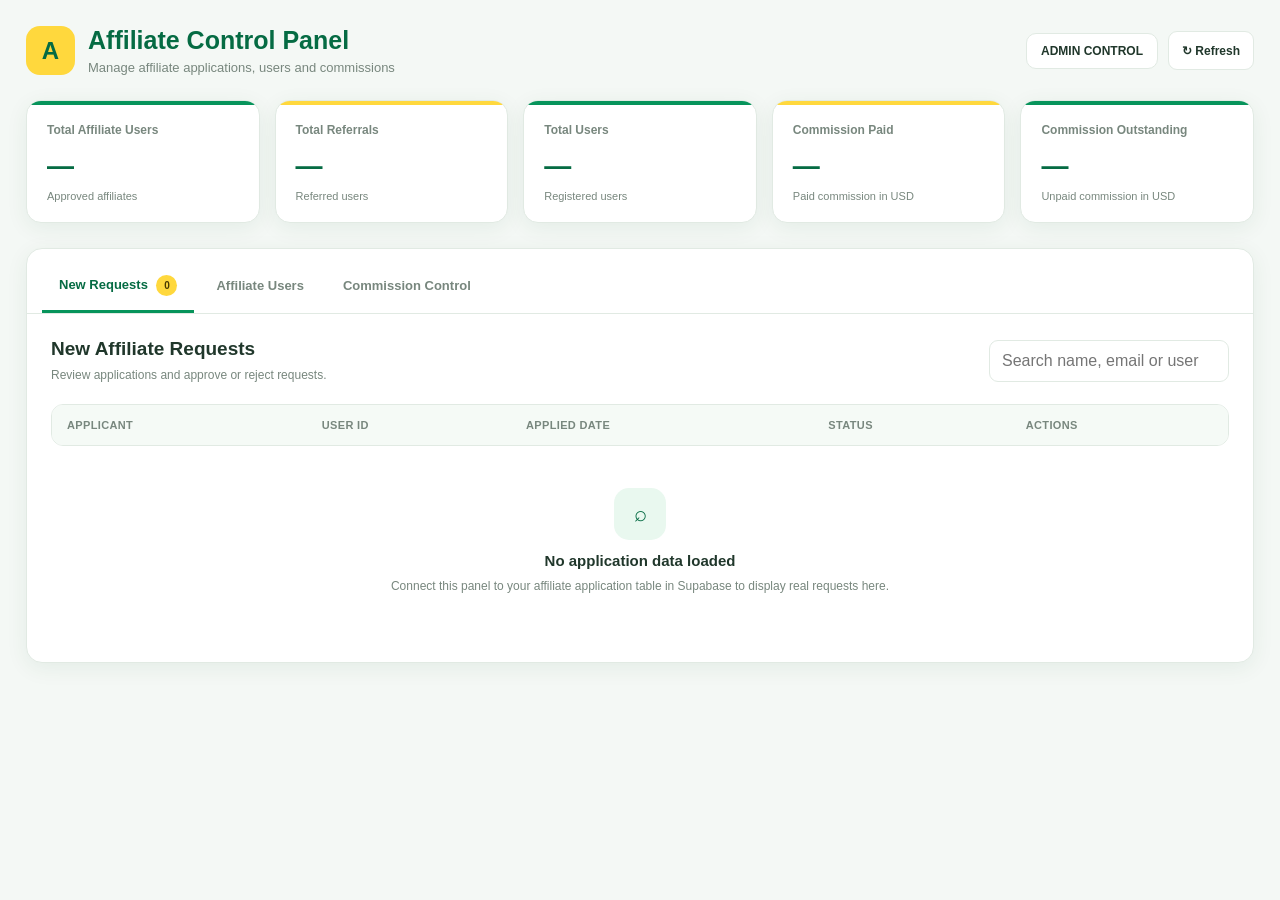
<file: affiliate-control.html>
<!DOCTYPE html>
<html lang="en">
<head>
<meta charset="UTF-8">
<meta name="viewport" content="width=device-width, initial-scale=1.0">
<title>Affiliate Control Panel</title>

<style>
:root {
    --green: #07945b;
    --green-dark: #056b43;
    --green-light: #e9f8ef;
    --yellow: #ffd83d;
    --white: #ffffff;
    --bg: #f4f8f5;
    --text: #20372b;
    --muted: #78877e;
    --border: #e1eae3;
    --red: #dc4545;
    --red-light: #fff0f0;
    --shadow: 0 5px 22px rgba(17, 80, 48, .07);
}

* {
    box-sizing: border-box;
}

body {
    margin: 0;
    background: var(--bg);
    color: var(--text);
    font-family: Arial, Helvetica, sans-serif;
}

button, input, select {
    font: inherit;
}

button {
    cursor: pointer;
}

.app {
    max-width: 1500px;
    margin: auto;
    padding: 26px;
}

/* Header */

.header {
    display: flex;
    justify-content: space-between;
    align-items: center;
    gap: 18px;
    flex-wrap: wrap;
    margin-bottom: 25px;
}

.brand {
    display: flex;
    align-items: center;
    gap: 13px;
}

.brand-icon {
    display: flex;
    align-items: center;
    justify-content: center;
    width: 49px;
    height: 49px;
    background: var(--yellow);
    color: var(--green-dark);
    border-radius: 14px;
    font-size: 24px;
    font-weight: 900;
}

.brand h1 {
    margin: 0;
    font-size: 25px;
    color: var(--green-dark);
}

.brand p {
    margin: 5px 0 0;
    color: var(--muted);
    font-size: 13px;
}

.header-actions {
    display: flex;
    align-items: center;
    gap: 10px;
}

.admin-badge {
    padding: 10px 14px;
    background: var(--white);
    border: 1px solid var(--border);
    border-radius: 10px;
    font-size: 12px;
    font-weight: 700;
}

/* Overview cards */

.stats-grid {
    display: grid;
    grid-template-columns: repeat(5, minmax(0, 1fr));
    gap: 15px;
    margin-bottom: 25px;
}

.stat-card {
    position: relative;
    padding: 20px;
    background: var(--white);
    border: 1px solid var(--border);
    border-radius: 15px;
    box-shadow: var(--shadow);
    overflow: hidden;
}

.stat-card::before {
    content: "";
    position: absolute;
    top: 0;
    left: 0;
    right: 0;
    height: 4px;
    background: var(--green);
}

.stat-card.yellow::before {
    background: var(--yellow);
}

.stat-label {
    display: block;
    color: var(--muted);
    font-size: 12px;
    font-weight: 600;
    line-height: 1.5;
}

.stat-value {
    display: block;
    margin-top: 12px;
    font-size: 27px;
    font-weight: 900;
    color: var(--green-dark);
    overflow-wrap: anywhere;
}

.stat-description {
    margin-top: 8px;
    color: var(--muted);
    font-size: 11px;
}

/* Navigation */

.panel {
    background: var(--white);
    border: 1px solid var(--border);
    border-radius: 16px;
    box-shadow: var(--shadow);
    overflow: hidden;
}

.tabs {
    display: flex;
    gap: 5px;
    padding: 12px 15px 0;
    border-bottom: 1px solid var(--border);
    overflow-x: auto;
}

.tab {
    flex-shrink: 0;
    padding: 14px 17px;
    border: none;
    border-bottom: 3px solid transparent;
    background: transparent;
    color: var(--muted);
    font-size: 13px;
    font-weight: 700;
}

.tab:hover {
    color: var(--green);
}

.tab.active {
    color: var(--green-dark);
    border-bottom-color: var(--green);
}

.tab-count {
    display: inline-flex;
    align-items: center;
    justify-content: center;
    min-width: 21px;
    height: 21px;
    margin-left: 5px;
    padding: 0 5px;
    border-radius: 20px;
    background: var(--yellow);
    color: #493b00;
    font-size: 10px;
}

/* Sections */

.section {
    display: none;
    padding: 24px;
}

.section.active {
    display: block;
}

.section-header {
    display: flex;
    justify-content: space-between;
    align-items: center;
    gap: 15px;
    flex-wrap: wrap;
    margin-bottom: 20px;
}

.section-header h2 {
    margin: 0;
    font-size: 19px;
}

.section-header p {
    margin: 6px 0 0;
    color: var(--muted);
    font-size: 12px;
    line-height: 1.5;
}

/* Controls */

.toolbar {
    display: flex;
    align-items: center;
    gap: 10px;
    flex-wrap: wrap;
}

.field, .search {
    min-height: 42px;
    padding: 10px 12px;
    border: 1px solid var(--border);
    border-radius: 9px;
    background: var(--white);
    color: var(--text);
    outline: none;
}

.search {
    width: 240px;
    max-width: 100%;
}

.field:focus, .search:focus {
    border-color: var(--green);
}

.btn {
    display: inline-flex;
    align-items: center;
    justify-content: center;
    gap: 6px;
    min-height: 39px;
    padding: 10px 13px;
    border: 1px solid transparent;
    border-radius: 9px;
    font-size: 12px;
    font-weight: 800;
    transition: .2s;
}

.btn-primary {
    background: var(--green);
    color: var(--white);
}

.btn-primary:hover {
    background: var(--green-dark);
}

.btn-yellow {
    background: var(--yellow);
    color: #423600;
}

.btn-outline {
    background: var(--white);
    border-color: var(--border);
    color: var(--text);
}

.btn-success {
    background: var(--green-light);
    color: var(--green-dark);
}

.btn-danger {
    background: var(--red-light);
    color: var(--red);
}

.btn:disabled {
    opacity: .5;
    cursor: not-allowed;
}

/* Tables */

.table-wrap {
    width: 100%;
    overflow-x: auto;
    border: 1px solid var(--border);
    border-radius: 12px;
}

table {
    width: 100%;
    border-collapse: collapse;
    text-align: left;
    white-space: nowrap;
}

thead {
    background: #f5faf6;
}

th {
    padding: 14px 15px;
    color: var(--muted);
    font-size: 11px;
    text-transform: uppercase;
    letter-spacing: .35px;
}

td {
    padding: 15px;
    border-top: 1px solid #edf2ee;
    font-size: 12px;
}

tbody tr:hover {
    background: #fbfefb;
}

.user-cell {
    display: flex;
    align-items: center;
    gap: 10px;
}

.avatar {
    display: flex;
    align-items: center;
    justify-content: center;
    width: 36px;
    height: 36px;
    flex-shrink: 0;
    border-radius: 11px;
    background: var(--green-light);
    color: var(--green-dark);
    font-weight: 900;
}

.user-name {
    font-weight: 800;
}

.user-email {
    margin-top: 4px;
    color: var(--muted);
    font-size: 11px;
}

.status {
    display: inline-block;
    padding: 6px 9px;
    border-radius: 30px;
    background: #f0f3f1;
    color: #66736a;
    font-size: 10px;
    font-weight: 800;
}

.status.pending {
    background: #fff5cb;
    color: #826400;
}

.status.approved {
    background: var(--green-light);
    color: var(--green-dark);
}

.status.rejected {
    background: var(--red-light);
    color: var(--red);
}

.row-actions {
    display: flex;
    gap: 6px;
}

/* Empty state */

.empty {
    padding: 42px 20px;
    text-align: center;
    color: var(--muted);
}

.empty-icon {
    display: inline-flex;
    align-items: center;
    justify-content: center;
    width: 52px;
    height: 52px;
    margin-bottom: 12px;
    background: var(--green-light);
    color: var(--green-dark);
    border-radius: 15px;
    font-size: 22px;
}

.empty h3 {
    margin: 0 0 7px;
    color: var(--text);
    font-size: 15px;
}

.empty p {
    margin: 0;
    font-size: 12px;
    line-height: 1.7;
}

/* Commission form */

.form-grid {
    display: grid;
    grid-template-columns: repeat(2, minmax(0, 1fr));
    gap: 17px;
}

.form-group {
    display: flex;
    flex-direction: column;
    gap: 8px;
}

.form-group label {
    font-size: 12px;
    font-weight: 800;
}

.form-group input,
.form-group select {
    width: 100%;
    min-height: 44px;
    padding: 11px 12px;
    border: 1px solid var(--border);
    border-radius: 9px;
    background: var(--white);
    outline: none;
}

.form-group input:focus,
.form-group select:focus {
    border-color: var(--green);
}

.form-help {
    color: var(--muted);
    font-size: 11px;
    line-height: 1.6;
}

.form-footer {
    display: flex;
    justify-content: flex-end;
    gap: 10px;
    margin-top: 22px;
}

.notice {
    margin-top: 18px;
    padding: 14px;
    border: 1px solid #ffeb9a;
    border-left: 4px solid var(--yellow);
    border-radius: 9px;
    background: #fffbea;
    color: #675719;
    font-size: 12px;
    line-height: 1.7;
}

/* Modal */

.modal-backdrop {
    position: fixed;
    inset: 0;
    z-index: 1000;
    display: none;
    align-items: center;
    justify-content: center;
    padding: 18px;
    background: rgba(13, 32, 22, .55);
}

.modal-backdrop.open {
    display: flex;
}

.modal {
    width: 100%;
    max-width: 540px;
    max-height: 90vh;
    overflow-y: auto;
    padding: 23px;
    border-radius: 16px;
    background: var(--white);
    box-shadow: 0 20px 65px rgba(0, 0, 0, .2);
}

.modal-header {
    display: flex;
    justify-content: space-between;
    align-items: center;
    gap: 12px;
    margin-bottom: 20px;
}

.modal-header h2 {
    margin: 0;
    font-size: 19px;
}

.close-btn {
    width: 35px;
    height: 35px;
    border: none;
    border-radius: 9px;
    background: #f0f4f1;
    color: var(--text);
    font-size: 20px;
}

.toast {
    position: fixed;
    right: 22px;
    bottom: 22px;
    z-index: 2000;
    max-width: 350px;
    padding: 14px 18px;
    border-radius: 10px;
    background: var(--green-dark);
    color: white;
    box-shadow: var(--shadow);
    font-size: 13px;
    line-height: 1.5;
    display: none;
}

.toast.show {
    display: block;
}

/* Responsive */

@media (max-width: 1100px) {
    .stats-grid {
        grid-template-columns: repeat(3, minmax(0, 1fr));
    }
}

@media (max-width: 650px) {
    .app {
        padding: 14px;
    }

    .brand h1 {
        font-size: 21px;
    }

    .stats-grid {
        grid-template-columns: repeat(2, minmax(0, 1fr));
        gap: 10px;
    }

    .stat-card {
        padding: 15px;
    }

    .stat-value {
        font-size: 23px;
    }

    .section {
        padding: 15px;
    }

    .search {
        width: 100%;
    }

    .toolbar {
        width: 100%;
    }

    .form-grid {
        grid-template-columns: 1fr;
    }

    .tabs {
        padding-left: 8px;
        padding-right: 8px;
    }

    .tab {
        padding: 13px 10px;
        font-size: 12px;
    }
}

@media (max-width: 360px) {
    .stats-grid {
        grid-template-columns: 1fr;
    }
}
</style>
</head>

<body>

<div class="app">

    <!-- HEADER -->
    <header class="header">
        <div class="brand">
            <div class="brand-icon">A</div>
            <div>
                <h1>Affiliate Control Panel</h1>
                <p>Manage affiliate applications, users and commissions</p>
            </div>
        </div>

        <div class="header-actions">
            <span class="admin-badge">ADMIN CONTROL</span>
            <button class="btn btn-outline" id="refreshButton"
                    type="button">↻ Refresh</button>
        </div>
    </header>

    <!-- OVERVIEW -->
    <section class="stats-grid">

        <article class="stat-card">
            <span class="stat-label">Total Affiliate Users</span>
            <strong class="stat-value" id="totalAffiliates">—</strong>
            <div class="stat-description">Approved affiliates</div>
        </article>

        <article class="stat-card yellow">
            <span class="stat-label">Total Referrals</span>
            <strong class="stat-value" id="totalReferrals">—</strong>
            <div class="stat-description">Referred users</div>
        </article>

        <article class="stat-card">
            <span class="stat-label">Total Users</span>
            <strong class="stat-value" id="totalUsers">—</strong>
            <div class="stat-description">Registered users</div>
        </article>

        <article class="stat-card yellow">
            <span class="stat-label">Commission Paid</span>
            <strong class="stat-value" id="totalPaid">—</strong>
            <div class="stat-description">Paid commission in USD</div>
        </article>

        <article class="stat-card">
            <span class="stat-label">Commission Outstanding</span>
            <strong class="stat-value" id="totalOutstanding">—</strong>
            <div class="stat-description">Unpaid commission in USD</div>
        </article>

    </section>

    <!-- MAIN PANEL -->
    <main class="panel">

        <nav class="tabs" aria-label="Affiliate administration">

            <button class="tab active" data-section="requests"
                    type="button">
                New Requests
                <span class="tab-count" id="requestCount">0</span>
            </button>

            <button class="tab" data-section="affiliates"
                    type="button">
                Affiliate Users
            </button>

            <button class="tab" data-section="commissions"
                    type="button">
                Commission Control
            </button>

        </nav>

        <!-- NEW REQUESTS -->
        <section class="section active" id="requests">

            <div class="section-header">
                <div>
                    <h2>New Affiliate Requests</h2>
                    <p>Review applications and approve or reject requests.</p>
                </div>

                <div class="toolbar">
                    <input class="search" id="requestSearch"
                           type="search"
                           placeholder="Search name, email or user ID">
                </div>
            </div>

            <div class="table-wrap">
                <table>
                    <thead>
                        <tr>
                            <th>Applicant</th>
                            <th>User ID</th>
                            <th>Applied Date</th>
                            <th>Status</th>
                            <th>Actions</th>
                        </tr>
                    </thead>
                    <tbody id="requestTable"></tbody>
                </table>
            </div>

            <div class="empty" id="requestEmpty">
                <div class="empty-icon">⌕</div>
                <h3>No application data loaded</h3>
                <p>
                    Connect this panel to your affiliate application
                    table in Supabase to display real requests here.
                </p>
            </div>

        </section>

        <!-- AFFILIATE USERS -->
        <section class="section" id="affiliates">

            <div class="section-header">
                <div>
                    <h2>Affiliate User Management</h2>
                    <p>View approved affiliates and edit individual commission rates.</p>
                </div>

                <div class="toolbar">
                    <input class="search" id="affiliateSearch"
                           type="search"
                           placeholder="Search affiliates">
                </div>
            </div>

            <div class="table-wrap">
                <table>
                    <thead>
                        <tr>
                            <th>Affiliate</th>
                            <th>User ID</th>
                            <th>Base Commission</th>
                            <th>Revenue Share</th>
                            <th>Referrals</th>
                            <th>Status</th>
                            <th>Actions</th>
                        </tr>
                    </thead>
                    <tbody id="affiliateTable"></tbody>
                </table>
            </div>

            <div class="empty" id="affiliateEmpty">
                <div class="empty-icon">♙</div>
                <h3>No affiliate data loaded</h3>
                <p>
                    Approved affiliate records will appear here
                    after the Supabase connection is configured.
                </p>
            </div>

        </section>

        <!-- COMMISSION CONTROL -->
        <section class="section" id="commissions">

            <div class="section-header">
                <div>
                    <h2>Commission Control</h2>
                    <p>
                        Configure default commission rates and
                        individual affiliate overrides.
                    </p>
                </div>
            </div>

            <form id="commissionForm">

                <div class="form-grid">

                    <div class="form-group">
                        <label for="defaultReferral">
                            Default Referral Commission (%)
                        </label>
                        <input id="defaultReferral" type="number"
                               min="0" max="100" step="0.01"
                               value="25" required>
                        <span class="form-help">
                            Base rate for newly approved affiliates.
                        </span>
                    </div>

                    <div class="form-group">
                        <label for="defaultSubAffiliate">
                            Sub-affiliate Commission (%)
                        </label>
                        <input id="defaultSubAffiliate" type="number"
                               min="0" max="100" step="0.01"
                               value="3" required>
                        <span class="form-help">
                            Additional rate for eligible sub-affiliate activity.
                        </span>
                    </div>

                    <div class="form-group">
                        <label for="defaultRevenueShare">
                            Default Revenue Share (%)
                        </label>
                        <input id="defaultRevenueShare" type="number"
                               min="0" max="100" step="0.01"
                               value="35" required>
                    </div>

                    <div class="form-group">
                        <label for="commissionCurrency">
                            Commission Currency
                        </label>
                        <select id="commissionCurrency">
                            <option value="USD">USD ($)</option>
                        </select>
                    </div>

                </div>

                <div class="notice">
                    <strong>Important:</strong> These are editable
                    configuration fields. Saving to the database,
                    updating affiliate dashboards and calculating
                    actual commission payouts require the Supabase
                    integration and the relevant database policies.
                </div>

                <div class="form-footer">
                    <button class="btn btn-primary" type="submit">
                        Save Default Settings
                    </button>
                </div>

            </form>

        </section>

    </main>

</div>

<!-- APPROVE / REJECT CONFIRMATION -->
<div class="modal-backdrop" id="confirmModal"
     role="dialog" aria-modal="true"
     aria-labelledby="confirmTitle">

    <div class="modal">
        <div class="modal-header">
            <h2 id="confirmTitle">Confirm action</h2>
            <button class="close-btn" id="closeConfirm"
                    type="button" aria-label="Close">×</button>
        </div>

        <p id="confirmMessage"
           style="font-size:13px;line-height:1.7;color:#718078">
        </p>

        <div class="form-footer">
            <button class="btn btn-outline" id="cancelConfirm"
                    type="button">Cancel</button>
            <button class="btn btn-primary" id="executeConfirm"
                    type="button">Confirm</button>
        </div>
    </div>
</div>

<!-- EDIT AFFILIATE COMMISSION -->
<div class="modal-backdrop" id="editModal"
     role="dialog" aria-modal="true"
     aria-labelledby="editTitle">

    <div class="modal">
        <div class="modal-header">
            <h2 id="editTitle">Edit Affiliate Commission</h2>
            <button class="close-btn" id="closeEdit"
                    type="button" aria-label="Close">×</button>
        </div>

        <form id="editCommissionForm">

            <input type="hidden" id="editAffiliateId">

            <div class="form-grid">

                <div class="form-group">
                    <label for="editReferralRate">
                        Referral Base Commission (%)
                    </label>
                    <input id="editReferralRate" type="number"
                           min="0" max="100" step="0.01" required>
                </div>

                <div class="form-group">
                    <label for="editSubRate">
                        Sub-affiliate Commission (%)
                    </label>
                    <input id="editSubRate" type="number"
                           min="0" max="100" step="0.01" required>
                </div>

                <div class="form-group">
                    <label for="editRevenueRate">
                        Revenue Share (%)
                    </label>
                    <input id="editRevenueRate" type="number"
                           min="0" max="100" step="0.01" required>
                </div>

            </div>

            <div class="form-group custom-commission-group">
    <label for="editCustomCommission">
        <input
            type="checkbox"
            id="editCustomCommission"
        >
        Enable Custom Commission
    </label>

    <p class="field-hint">
        Enable this option to use individual commission rates
        for this affiliate. When disabled, global default rates
        will apply.
    </p>
</div>

            <div class="notice">
                Saving here will update the connected database only
                after the appropriate Supabase update function is
                implemented.
            </div>

            <div class="form-footer">
                <button class="btn btn-outline" id="cancelEdit"
                        type="button">Cancel</button>
                <button class="btn btn-primary" type="submit">
                    Save Commission
                </button>
            </div>

        </form>
    </div>
</div>

<div class="toast" id="toast" role="status"></div>

<script>
(function () {
    "use strict";

    /*
     * SUPABASE INTEGRATION TODO
     * -------------------------
     * This file is currently a front-end template.
     *
     * No sample affiliate users or fake financial totals are inserted.
     * Connect these functions to your actual Supabase tables before use.
     *
     * Keep all approval/rejection and commission updates protected by
     * server-side authorization and Supabase Row Level Security (RLS).
     */

    const state = {
        requests: [],
        affiliates: [],
        totals: {
            totalUsers: null,
            totalReferrals: null,
            totalPaid: null,
            totalOutstanding: null
        },
        pendingAction: null
    };

    const $ = (id) => document.getElementById(id);

    function escapeHTML(value) {
        return String(value ?? "").replace(/[&<>"']/g, function (ch) {
            return {
                "&": "&amp;",
                "<": "&lt;",
                ">": "&gt;",
                '"': "&quot;",
                "'": "&#39;"
            }[ch];
        });
    }

    function money(value) {
        if (value === null || value === undefined ||
            !Number.isFinite(Number(value))) {
            return "—";
        }

        return new Intl.NumberFormat("en-US", {
            style: "currency",
            currency: "USD",
            maximumFractionDigits: 2
        }).format(Number(value));
    }

    function showToast(message) {
        const toast = $("toast");
        toast.textContent = message;
        toast.classList.add("show");

        window.clearTimeout(showToast.timer);
        showToast.timer = window.setTimeout(function () {
            toast.classList.remove("show");
        }, 3500);
    }

    function openModal(id) {
        $(id).classList.add("open");
    }

    function closeModal(id) {
        $(id).classList.remove("open");
    }

    function updateCustomCommissionFields() {
    const customEnabled = $("editCustomCommission").checked;

    [
        "editReferralRate",
        "editSubRate",
        "editRevenueRate"
    ].forEach(function (id) {
        const field = $(id);

        field.disabled = !customEnabled;
        field.required = customEnabled;
    });
}

$("editCustomCommission").addEventListener(
    "change",
    updateCustomCommissionFields
);

    function showStatus(status) {
        const normalized = String(status || "unknown").toLowerCase();

        if (normalized === "pending") {
            return '<span class="status pending">Pending</span>';
        }

        if (normalized === "approved") {
            return '<span class="status approved">Approved</span>';
        }

        if (normalized === "rejected") {
            return '<span class="status rejected">Rejected</span>';
        }

        return '<span class="status">' +
            escapeHTML(status || "Unknown") + '</span>';
    }

    function updateOverview() {
        $("totalAffiliates").textContent =
            state.affiliates.length
                ? state.affiliates.length.toLocaleString("en-US")
                : "—";

        $("totalReferrals").textContent =
            state.totals.totalReferrals == null
                ? "—"
                : Number(state.totals.totalReferrals)
                    .toLocaleString("en-US");

        $("totalUsers").textContent =
            state.totals.totalUsers == null
                ? "—"
                : Number(state.totals.totalUsers)
                    .toLocaleString("en-US");

        $("totalPaid").textContent =
            money(state.totals.totalPaid);

        $("totalOutstanding").textContent =
            money(state.totals.totalOutstanding);

        const pending = state.requests.filter(function (item) {
            return String(item.status).toLowerCase() === "pending";
        }).length;

        $("requestCount").textContent = pending;
    }

    function renderRequests() {
        const query = $("requestSearch").value.trim().toLowerCase();

        const rows = state.requests.filter(function (item) {
            const searchable = [
                item.name,
                item.email,
                item.userId
            ].join(" ").toLowerCase();

            return searchable.includes(query);
        });

        $("requestTable").innerHTML = rows.map(function (item) {
            const pending =
                String(item.status).toLowerCase() === "pending";

            return `
                <tr>
                    <td>
                        <div class="user-cell">
                            <div class="avatar">
                                ${escapeHTML(
                                    (item.name || "A").charAt(0).toUpperCase()
                                )}
                            </div>
                            <div>
                                <div class="user-name">
                                    ${escapeHTML(item.name)}
                                </div>
                                <div class="user-email">
                                    ${escapeHTML(item.email)}
                                </div>
                            </div>
                        </div>
                    </td>
                    <td>${escapeHTML(item.userId)}</td>
                    <td>${escapeHTML(item.appliedDate || "—")}</td>
                    <td>${showStatus(item.status)}</td>
                    <td>
                        <div class="row-actions">
                            ${
                                pending
                                ? `
                                    <button class="btn btn-success"
                                        data-action="approve"
                                        data-id="${escapeHTML(item.id)}">
                                        Approve
                                    </button>
                                    <button class="btn btn-danger"
                                        data-action="reject"
                                        data-id="${escapeHTML(item.id)}">
                                        Reject
                                    </button>
                                `
                                : "—"
                            }
                        </div>
                    </td>
                </tr>
            `;
        }).join("");

        $("requestEmpty").style.display =
            rows.length ? "none" : "block";

        updateOverview();
    }


function renderAffiliates() {
    const query = $("affiliateSearch").value.trim().toLowerCase();

    const rows = state.affiliates.filter(function (item) {
        return [
            item.name,
            item.email,
            item.userId
        ].join(" ").toLowerCase().includes(query);
    });

    $("affiliateTable").innerHTML = rows.map(function (item) {
        return `
            <tr>
                <td>
                    <div class="user-cell">
                        <div class="avatar">
                            ${escapeHTML(
                                (item.name || "A").charAt(0).toUpperCase()
                            )}
                        </div>
                        <div>
                            <div class="user-name">
                                ${escapeHTML(item.name)}
                            </div>
                            <div class="user-email">
                                ${escapeHTML(item.email)}
                            </div>
                        </div>
                    </div>
                </td>

                <td>${escapeHTML(item.userId)}</td>

                <td>${escapeHTML(item.referralRate ?? "—")}%</td>

                <td>${escapeHTML(item.revenueRate ?? "—")}%</td>

                <td>
                    ${item.referrals == null
                        ? "—"
                        : escapeHTML(item.referrals)}
                </td>

                <td>${showStatus(item.status)}</td>

                <td>
                    <button
                        type="button"
                        class="btn btn-yellow"
                        data-action="edit"
                        data-id="${escapeHTML(item.id)}">
                        Edit Details
                    </button>
                </td>
            </tr>
        `;
    }).join("");

    $("affiliateEmpty").style.display =
        rows.length ? "none" : "block";

    updateOverview();
}


    // Navigation between control panel sections.
    document.querySelectorAll(".tab").forEach(function (tab) {
        tab.addEventListener("click", function () {
            document.querySelectorAll(".tab").forEach(function (other) {
                other.classList.toggle("active", other === tab);
            });

            document.querySelectorAll(".section").forEach(function (section) {
                section.classList.toggle(
                    "active",
                    section.id === tab.dataset.section
                );
            });
        });
    });

    $("requestSearch").addEventListener("input", renderRequests);
    $("affiliateSearch").addEventListener("input", renderAffiliates);

    // Open approval/rejection confirmation.
    $("requestTable").addEventListener("click", function (event) {
        const button = event.target.closest("[data-action]");
        if (!button) return;

        const item = state.requests.find(function (request) {
            return String(request.id) === button.dataset.id;
        });

        if (!item) return;

        const action = button.dataset.action;
        if (action !== "approve" && action !== "reject") return;

        state.pendingAction = {
            id: item.id,
            action: action
        };

        $("confirmTitle").textContent =
            action === "approve"
                ? "Approve Affiliate Application?"
                : "Reject Affiliate Application?";

        $("confirmMessage").textContent =
            action === "approve"
                ? "Approve " + item.name +
                  "'s application? This action must be connected to " +
                  "Supabase before it can change a real application."
                : "Reject " + item.name +
                  "'s application? This action must be connected to " +
                  "Supabase before it can change a real application.";

        $("executeConfirm").className =
            action === "reject"
                ? "btn btn-danger"
                : "btn btn-primary";

        $("executeConfirm").textContent =
            action === "reject" ? "Confirm Reject" : "Confirm Approve";

        openModal("confirmModal");
    });

    $("closeConfirm").addEventListener("click", function () {
        closeModal("confirmModal");
    });

    $("cancelConfirm").addEventListener("click", function () {
        closeModal("confirmModal");
    });

    $("executeConfirm").addEventListener("click", async function () {
        if (!state.pendingAction) return;

        /*
         * Do not pretend a real approval happened.
         * Replace this block with an authorized Supabase update call.
         */
        showToast(
            "Not connected: configure the secure Supabase approval/rejection " +
            "function before changing application status."
        );

        closeModal("confirmModal");
        state.pendingAction = null;
    });

    // Open individual commission editor.

    // Update individual commission fields based on custom setting.
    function updateCustomCommissionFields() {
        const customEnabled = $("editCustomCommission").checked;

        const fields = [
            ["editReferralRate", "defaultReferral"],
            ["editSubRate", "defaultSubAffiliate"],
            ["editRevenueRate", "defaultRevenueShare"]
        ];

        fields.forEach(function (pair) {
            const field = $(pair[0]);
            const defaultField = $(pair[1]);

            if (!customEnabled) {
                field.value = defaultField.value || (
                    pair[0] === "editSubRate" ? "3" : "25"
                );
            }

            field.disabled = !customEnabled;
            field.required = customEnabled;
        });
    }

    $("editCustomCommission").addEventListener(
        "change",
        updateCustomCommissionFields
    );

    // Open individual commission editor.
    $("affiliateTable").addEventListener("click", function (event) {
        const button = event.target.closest('[data-action="edit"]');
        if (!button) return;

        const item = state.affiliates.find(function (affiliate) {
            return String(affiliate.id) === button.dataset.id;
        });

        if (!item) return;

        $("editAffiliateId").value = item.id;

        $("editCustomCommission").checked =
            item.customCommissionEnabled === true;

        $("editReferralRate").value = item.referralRate ?? 25;
        $("editSubRate").value = item.subRate ?? 3;
        $("editRevenueRate").value = item.revenueRate ?? 35;

        updateCustomCommissionFields();
        openModal("editModal");
    });

    function closeEditModal() {
        closeModal("editModal");
    }

    $("closeEdit").addEventListener("click", closeEditModal);
    $("cancelEdit").addEventListener("click", closeEditModal);


    $("editCommissionForm").addEventListener("submit", async function (event) {
        event.preventDefault();

        /*
         * A real implementation should:
         * 1. Validate the authenticated admin server-side.
         * 2. Update the selected affiliate's commission row.
         * 3. Record who changed the rate and when.
         * 4. Reload the saved values from Supabase.
         */
        showToast(
            "Not connected: implement the authorized Supabase " +
            "commission update before saving real rates."
        );
    });

    $("commissionForm").addEventListener("submit", async function (event) {
        event.preventDefault();

        const referral = Number($("defaultReferral").value);
        const sub = Number($("defaultSubAffiliate").value);
        const revenue = Number($("defaultRevenueShare").value);

        if (
            !Number.isFinite(referral) || referral < 0 || referral > 100 ||
            !Number.isFinite(sub) || sub < 0 || sub > 100 ||
            !Number.isFinite(revenue) || revenue < 0 || revenue > 100
        ) {
            showToast("Enter commission rates between 0% and 100%.");
            return;
        }

        /*
         * The form is ready for integration, but settings are not
         * persisted until a secure Supabase save function is added.
         */
        showToast(
            "Not connected: default settings have not been saved to Supabase."
        );
    });

    $("refreshButton").addEventListener("click", async function () {
        /*
         * Connect this to Supabase queries for applications, approved
         * affiliates, registered-user counts and commission ledger totals.
         */
        showToast(
            "No database connection configured yet. No live data was loaded."
        );

        renderRequests();
        renderAffiliates();
    });

    // Initial empty state. No invented records or financial totals.
    renderRequests();
    renderAffiliates();
    updateOverview();

})();
</script>

</body>
</html>
</file>
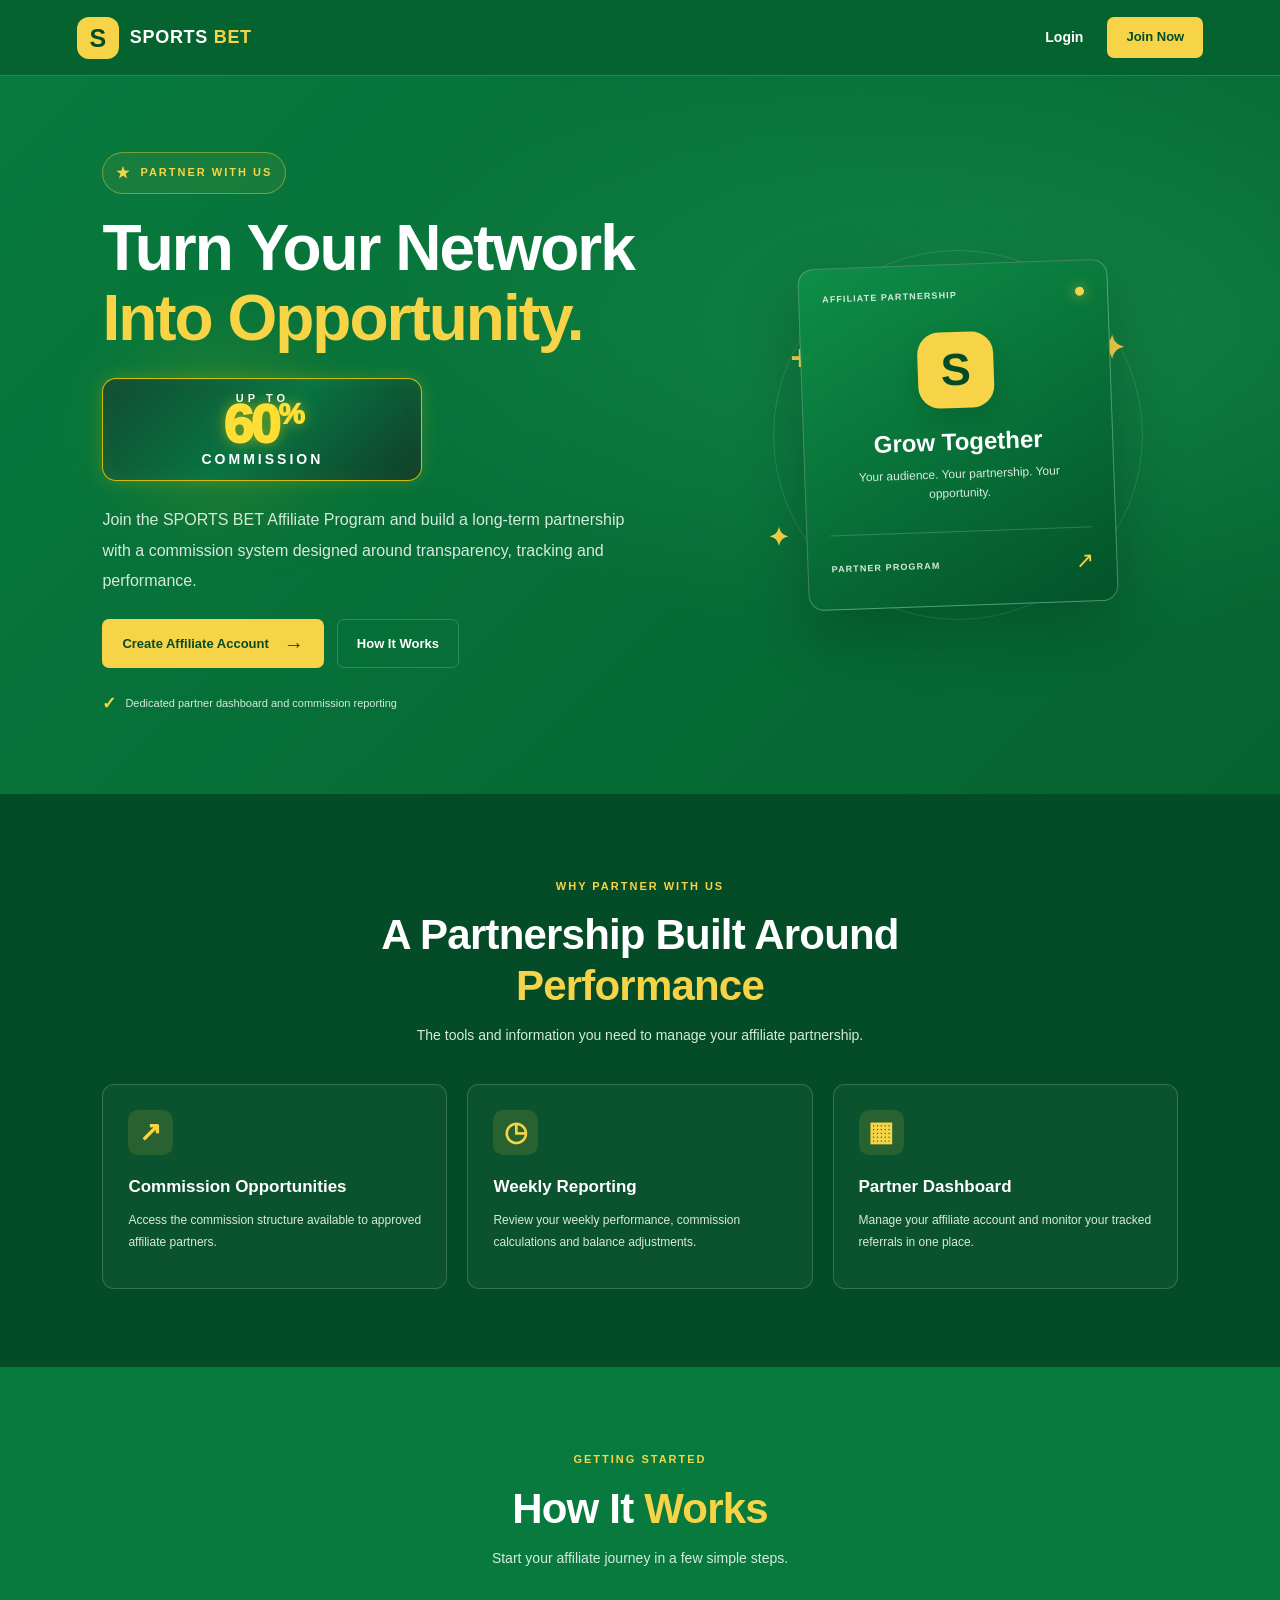
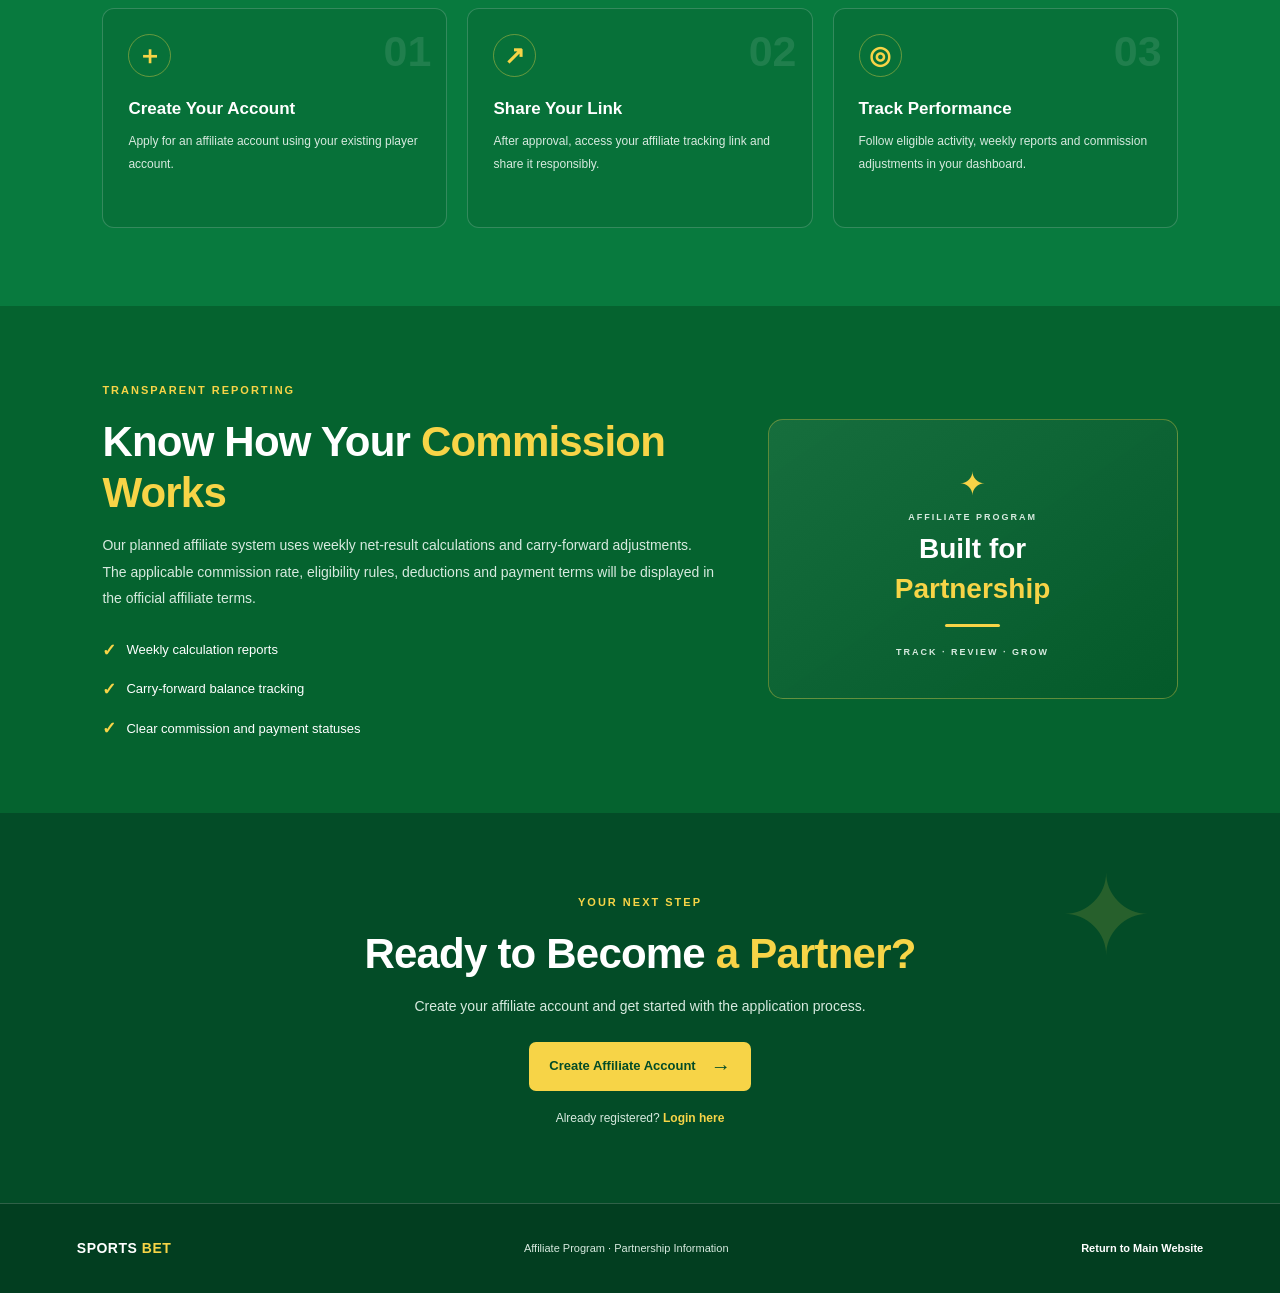
<file: affiliate-program.html>
<!DOCTYPE html>
<html lang="en">
<head>
    <meta charset="UTF-8">
    <meta name="viewport" content="width=device-width, initial-scale=1.0">
    <meta name="theme-color" content="#087a3e">

    <title>Affiliate Program | SPORTS BET</title>

    <meta name="description"
          content="Join the SPORTS BET Affiliate Program and explore our partnership opportunities.">

    <link rel="stylesheet" href="affiliate-program.css">
    <script src="affiliate-program.js" defer></script>
</head>

<body>

    <header class="affiliate-header">
        <a href="index.html" class="brand" aria-label="Sports Bet Home">
            <span class="brand-mark">S</span>
            <span class="brand-name">SPORTS<span> BET</span></span>
        </a>

        <nav class="header-actions">
            <a href="affiliate-login.html" class="login-link">
                Login
            </a>

            <a href="affiliate-signup.html" class="header-cta">
                Join Now
            </a>
        </nav>
    </header>

    <main>

        <!-- HERO SECTION -->
        <section class="hero-section">

            <div class="hero-content">

                <div class="eyebrow">
                    <span class="eyebrow-icon">★</span>
                    PARTNER WITH US
                </div>

<h1 class="hero-title">
    Turn Your Network
    <span>Into Opportunity.</span>
</h1>

<div class="hero-commission">
    <div class="commission-badge">
        <span class="commission-up-to">UP TO</span>
        <span class="commission-percent">60<span class="commission-symbol">%</span></span>
        <span class="commission-label">COMMISSION</span>
    </div>

    <div class="commission-glow"></div>
</div>

<p class="hero-description">
    Join the SPORTS BET Affiliate Program and build
    a long-term partnership with a commission system
    designed around transparency, tracking and performance.
</p>

                <div class="hero-actions">
                    <a href="affiliate-signup.html"
                       class="primary-button">
                        Create Affiliate Account
                        <span class="button-arrow">→</span>
                    </a>

                    <a href="#how-it-works" class="secondary-button">
                        How It Works
                    </a>
                </div>

                <div class="hero-note">
                    <span class="note-icon">✓</span>
                    Dedicated partner dashboard and commission reporting
                </div>

            </div>

            <div class="hero-visual" aria-hidden="true">

                <div class="orbit orbit-one"></div>
                <div class="orbit orbit-two"></div>

                <div class="visual-star star-one">✦</div>
                <div class="visual-star star-two">✦</div>
                <div class="visual-star star-three">+</div>

                <div class="visual-card">

                    <div class="visual-card-top">
                        <span class="visual-card-label">
                            AFFILIATE PARTNERSHIP
                        </span>
                        <span class="live-dot"></span>
                    </div>

                    <div class="visual-symbol">S</div>

                    <h2>Grow Together</h2>

                    <p>
                        Your audience.
                        Your partnership.
                        Your opportunity.
                    </p>

                    <div class="visual-card-bottom">
                        <span>PARTNER PROGRAM</span>
                        <span class="visual-arrow">↗</span>
                    </div>

                </div>

            </div>

        </section>

        <!-- BENEFITS -->
        <section class="benefits-section">

            <div class="section-heading">
                <span class="section-kicker">WHY PARTNER WITH US</span>

                <h2>
                    A Partnership Built Around
                    <span>Performance</span>
                </h2>

                <p>
                    The tools and information you need to manage
                    your affiliate partnership.
                </p>
            </div>

            <div class="benefits-grid">

                <article class="benefit-card">
                    <div class="benefit-icon">↗</div>
                    <h3>Commission Opportunities</h3>
                    <p>
                        Access the commission structure available
                        to approved affiliate partners.
                    </p>
                </article>

                <article class="benefit-card">
                    <div class="benefit-icon">◷</div>
                    <h3>Weekly Reporting</h3>
                    <p>
                        Review your weekly performance, commission
                        calculations and balance adjustments.
                    </p>
                </article>

                <article class="benefit-card">
                    <div class="benefit-icon">▦</div>
                    <h3>Partner Dashboard</h3>
                    <p>
                        Manage your affiliate account and monitor
                        your tracked referrals in one place.
                    </p>
                </article>

            </div>

        </section>

        <!-- HOW IT WORKS -->
        <section class="steps-section" id="how-it-works">

            <div class="section-heading">
                <span class="section-kicker">GETTING STARTED</span>

                <h2>
                    How It <span>Works</span>
                </h2>

                <p>
                    Start your affiliate journey in a few simple steps.
                </p>
            </div>

            <div class="steps-grid">

                <article class="step-card">
                    <span class="step-number">01</span>
                    <div class="step-icon">＋</div>
                    <h3>Create Your Account</h3>
                    <p>
                        Apply for an affiliate account using
                        your existing player account.
                    </p>
                </article>

                <article class="step-card">
                    <span class="step-number">02</span>
                    <div class="step-icon">↗</div>
                    <h3>Share Your Link</h3>
                    <p>
                        After approval, access your affiliate
                        tracking link and share it responsibly.
                    </p>
                </article>

                <article class="step-card">
                    <span class="step-number">03</span>
                    <div class="step-icon">◎</div>
                    <h3>Track Performance</h3>
                    <p>
                        Follow eligible activity, weekly reports
                        and commission adjustments in your dashboard.
                    </p>
                </article>

            </div>

        </section>

        <!-- COMMISSION INFORMATION -->
        <section class="commission-section">

            <div class="commission-content">

                <span class="section-kicker">
                    TRANSPARENT REPORTING
                </span>

                <h2>
                    Know How Your
                    <span>Commission Works</span>
                </h2>

                <p>
                    Our planned affiliate system uses weekly net-result
                    calculations and carry-forward adjustments. The
                    applicable commission rate, eligibility rules,
                    deductions and payment terms will be displayed
                    in the official affiliate terms.
                </p>

                <div class="commission-points">
                    <div>
                        <span class="check-mark">✓</span>
                        Weekly calculation reports
                    </div>

                    <div>
                        <span class="check-mark">✓</span>
                        Carry-forward balance tracking
                    </div>

                    <div>
                        <span class="check-mark">✓</span>
                        Clear commission and payment statuses
                    </div>
                </div>

            </div>

            <div class="commission-badge">
                <span class="badge-star">✦</span>
                <span class="badge-label">AFFILIATE PROGRAM</span>
                <strong>Built for</strong>
                <strong class="badge-highlight">Partnership</strong>
                <span class="badge-line"></span>
                <span class="badge-caption">
                    TRACK · REVIEW · GROW
                </span>
            </div>

        </section>

        <!-- CTA -->
        <section class="final-cta">

            <div class="cta-decoration">✦</div>

            <span class="section-kicker">YOUR NEXT STEP</span>

            <h2>
                Ready to Become
                <span>a Partner?</span>
            </h2>

            <p>
                Create your affiliate account and get started
                with the application process.
            </p>

            <a href="affiliate-signup.html" class="primary-button">
                Create Affiliate Account
                <span class="button-arrow">→</span>
            </a>

            <div class="cta-login">
                Already registered?
                <a href="affiliate-login.html">Login here</a>
            </div>

        </section>

    </main>

    <footer class="affiliate-footer">

        <a href="index.html" class="footer-brand">
            SPORTS<span> BET</span>
        </a>

        <p>
            Affiliate Program · Partnership Information
        </p>

        <a href="index.html" class="footer-home">
            Return to Main Website
        </a>

    </footer>

</body>
</html>
</file>
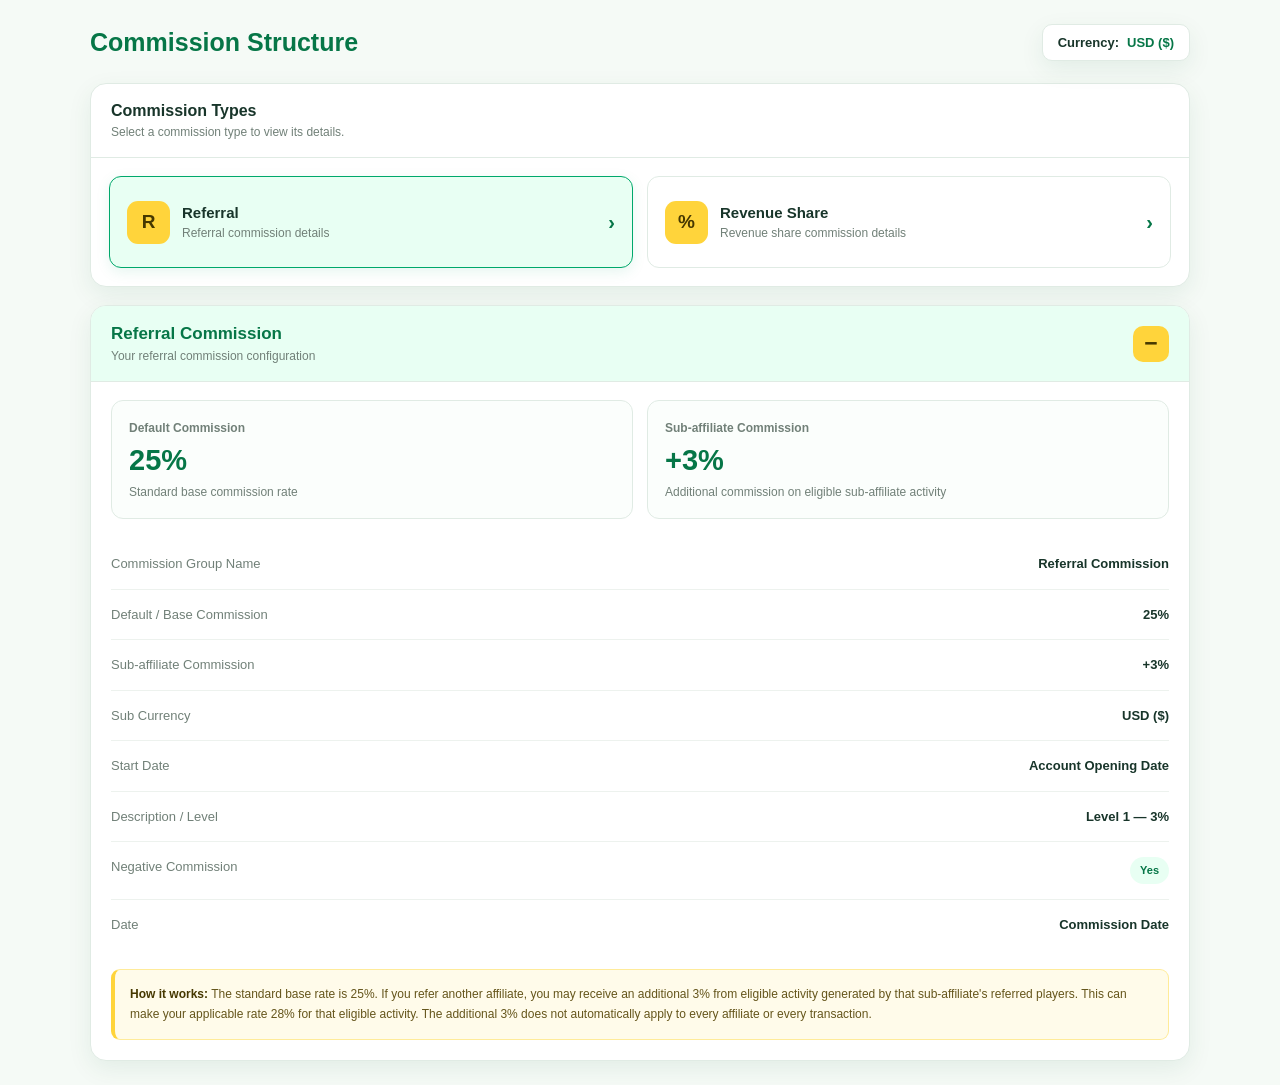
<file: commission-structure.html>
<!DOCTYPE html>
<html lang="en">
<head>
<meta charset="UTF-8">
<meta name="viewport" content="width=device-width, initial-scale=1.0">
<title>Commission Structure</title>

<style>
:root {
    --green: #00a86b;
    --green-dark: #067647;
    --green-light: #e8fff3;
    --yellow: #ffd43b;
    --white: #ffffff;
    --page-bg: #f5faf6;
    --text: #18352a;
    --muted: #718078;
    --border: #e0ebe4;
    --shadow: 0 8px 25px rgba(13, 92, 57, 0.08);
}

* {
    box-sizing: border-box;
}

body {
    margin: 0;
    padding: 24px;
    background: var(--page-bg);
    color: var(--text);
    font-family: Arial, Helvetica, sans-serif;
}

.commission-page {
    width: 100%;
    max-width: 1100px;
    margin: 0 auto;
}

/* Page heading */

.commission-heading {
    display: flex;
    align-items: center;
    justify-content: space-between;
    gap: 15px;
    margin-bottom: 22px;
}

.commission-heading h2 {
    margin: 0;
    font-size: 25px;
    font-weight: 800;
    color: var(--green-dark);
}

.currency-badge {
    display: inline-flex;
    align-items: center;
    gap: 8px;
    padding: 10px 15px;
    background: var(--white);
    border: 1px solid var(--border);
    border-radius: 10px;
    font-size: 13px;
    font-weight: 700;
    box-shadow: var(--shadow);
}

.currency-badge span {
    color: var(--green-dark);
}

/* Main selection card */

.commission-selector {
    background: var(--white);
    border: 1px solid var(--border);
    border-radius: 16px;
    box-shadow: var(--shadow);
    overflow: hidden;
}

.selector-header {
    display: flex;
    align-items: center;
    justify-content: space-between;
    gap: 12px;
    padding: 18px 20px;
    border-bottom: 1px solid var(--border);
}

.selector-title {
    margin: 0;
    font-size: 16px;
    font-weight: 800;
}

.selector-subtitle {
    margin: 5px 0 0;
    color: var(--muted);
    font-size: 12px;
}

/* Referral and Revenue Share buttons */

.commission-options {
    display: grid;
    grid-template-columns: 1fr 1fr;
    gap: 14px;
    padding: 18px;
}

.commission-option {
    position: relative;
    display: flex;
    align-items: center;
    justify-content: space-between;
    gap: 12px;
    min-height: 92px;
    padding: 17px;
    border: 1px solid var(--border);
    border-radius: 12px;
    background: var(--white);
    color: var(--text);
    text-align: left;
    cursor: pointer;
    transition: border-color 0.2s, background 0.2s,
                box-shadow 0.2s, transform 0.2s;
}

.commission-option:hover {
    border-color: var(--green);
    transform: translateY(-2px);
}

.commission-option.active {
    background: var(--green-light);
    border: 1.5px solid var(--green);
    box-shadow: 0 4px 14px rgba(0, 168, 107, 0.10);
}

.option-info {
    display: flex;
    align-items: center;
    gap: 12px;
    min-width: 0;
}

.option-icon {
    display: flex;
    align-items: center;
    justify-content: center;
    width: 43px;
    height: 43px;
    flex-shrink: 0;
    border-radius: 11px;
    background: var(--yellow);
    color: #463800;
    font-size: 19px;
    font-weight: 900;
}

.option-name {
    display: block;
    font-size: 15px;
    font-weight: 800;
}

.option-description {
    display: block;
    margin-top: 5px;
    color: var(--muted);
    font-size: 12px;
}

.option-arrow {
    color: var(--green-dark);
    font-size: 20px;
    font-weight: 800;
}

/* Expand / minimize button */

.expand-button {
    display: flex;
    align-items: center;
    justify-content: center;
    width: 36px;
    height: 36px;
    flex-shrink: 0;
    border: none;
    border-radius: 10px;
    background: var(--yellow);
    color: #463800;
    font-size: 23px;
    font-weight: 800;
    line-height: 1;
    cursor: pointer;
    transition: background 0.2s, transform 0.2s;
}

.expand-button:hover {
    background: #ffca16;
    transform: scale(1.04);
}

.expand-button:focus-visible,
.commission-option:focus-visible {
    outline: 3px solid rgba(0, 168, 107, 0.3);
    outline-offset: 3px;
}

/* Details panel */

.commission-details {
    margin-top: 18px;
    background: var(--white);
    border: 1px solid var(--border);
    border-radius: 16px;
    box-shadow: var(--shadow);
    overflow: hidden;
}

.commission-details[hidden] {
    display: none;
}

.details-header {
    display: flex;
    align-items: center;
    justify-content: space-between;
    gap: 12px;
    padding: 18px 20px;
    background: var(--green-light);
    border-bottom: 1px solid var(--border);
}

.details-heading {
    margin: 0;
    color: var(--green-dark);
    font-size: 17px;
    font-weight: 800;
}

.details-caption {
    margin: 5px 0 0;
    color: var(--muted);
    font-size: 12px;
}

/* Commission percentage cards */

.rate-cards {
    display: grid;
    grid-template-columns: repeat(2, minmax(0, 1fr));
    gap: 14px;
    padding: 18px 20px 5px;
}

.rate-card {
    padding: 17px;
    background: #fbfefc;
    border: 1px solid var(--border);
    border-radius: 12px;
}

.rate-label {
    color: var(--muted);
    font-size: 12px;
    font-weight: 600;
}

.rate-value {
    display: block;
    margin-top: 8px;
    color: var(--green-dark);
    font-size: 29px;
    font-weight: 900;
}

.rate-note {
    margin-top: 6px;
    color: var(--muted);
    font-size: 12px;
    line-height: 1.5;
}

/* Detail rows */

.details-list {
    padding: 15px 20px 20px;
}

.detail-row {
    display: grid;
    grid-template-columns: minmax(0, 1fr) minmax(0, 1.2fr);
    gap: 18px;
    padding: 15px 0;
    border-bottom: 1px solid #edf2ee;
}

.detail-row:last-child {
    border-bottom: none;
}

.detail-label {
    color: var(--muted);
    font-size: 13px;
    line-height: 1.5;
}

.detail-value {
    text-align: right;
    font-size: 13px;
    font-weight: 700;
    line-height: 1.5;
    overflow-wrap: anywhere;
}

.status-yes {
    display: inline-block;
    padding: 5px 10px;
    background: var(--green-light);
    color: var(--green-dark);
    border-radius: 20px;
    font-size: 11px;
    font-weight: 800;
}

.commission-note {
    margin: 0 20px 20px;
    padding: 14px 15px;
    background: #fffbea;
    border: 1px solid #ffeb99;
    border-left: 4px solid var(--yellow);
    border-radius: 9px;
    color: #65551b;
    font-size: 12px;
    line-height: 1.7;
}

.commission-note strong {
    color: #463800;
}

/* Responsive layout */

@media (max-width: 600px) {
    body {
        padding: 14px;
    }

    .commission-heading {
        align-items: flex-start;
        flex-direction: column;
        margin-bottom: 17px;
    }

    .commission-heading h2 {
        font-size: 22px;
    }

    .selector-header,
    .details-header {
        padding: 15px;
    }

    .commission-options {
        grid-template-columns: 1fr;
        gap: 10px;
        padding: 13px;
    }

    .commission-option {
        min-height: 80px;
        padding: 13px;
    }

    .rate-cards {
        grid-template-columns: 1fr 1fr;
        gap: 10px;
        padding: 14px 14px 4px;
    }

    .rate-card {
        padding: 13px;
    }

    .rate-value {
        font-size: 25px;
    }

    .details-list {
        padding: 10px 15px 15px;
    }

    .detail-row {
        grid-template-columns: 1fr;
        gap: 5px;
        padding: 13px 0;
    }

    .detail-value {
        text-align: left;
    }

    .commission-note {
        margin: 0 15px 15px;
    }
}

@media (max-width: 360px) {
    .rate-cards {
        grid-template-columns: 1fr;
    }

    .option-name {
        font-size: 14px;
    }
}
</style>
</head>

<body>

<div class="commission-page">

    <!-- Page heading -->
    <div class="commission-heading">
        <h2>Commission Structure</h2>

        <div class="currency-badge">
            Currency:
            <span>USD ($)</span>
        </div>
    </div>

    <!-- Main selection card -->
    <section class="commission-selector">

        <div class="selector-header">
            <div>
                <h3 class="selector-title">Commission Types</h3>
                <p class="selector-subtitle">
                    Select a commission type to view its details.
                </p>
            </div>
        </div>

        <div class="commission-options">

            <!-- Referral option -->
            <button
                type="button"
                class="commission-option active"
                id="referralOption"
                aria-expanded="true"
                aria-controls="commissionDetails"
            >
                <span class="option-info">
                    <span class="option-icon">R</span>

                    <span>
                        <span class="option-name">Referral</span>
                        <span class="option-description">
                            Referral commission details
                        </span>
                    </span>
                </span>

                <span class="option-arrow" aria-hidden="true">›</span>
            </button>

            <!-- Revenue Share option -->
            <button
                type="button"
                class="commission-option"
                id="revenueOption"
                aria-expanded="false"
                aria-controls="commissionDetails"
            >
                <span class="option-info">
                    <span class="option-icon">%</span>

                    <span>
                        <span class="option-name">Revenue Share</span>
                        <span class="option-description">
                            Revenue share commission details
                        </span>
                    </span>
                </span>

                <span class="option-arrow" aria-hidden="true">›</span>
            </button>

        </div>
    </section>

    <!-- Details panel: content changes based on selected option -->
    <section
        class="commission-details"
        id="commissionDetails"
        aria-live="polite"
    >

        <div class="details-header">
            <div>
                <h3 class="details-heading" id="detailsTitle">
                    Referral Commission
                </h3>

                <p class="details-caption" id="detailsCaption">
                    Your referral commission configuration
                </p>
            </div>

            <button
                type="button"
                class="expand-button"
                id="toggleDetails"
                aria-label="Minimize commission details"
                aria-expanded="true"
                aria-controls="detailsContent"
            >−</button>
        </div>

        <div id="detailsContent">

            <!-- Referral details -->
            <div id="referralContent">

                <div class="rate-cards">
                    <div class="rate-card">
                        <span class="rate-label">
                            Default Commission
                        </span>
                        <strong class="rate-value">25%</strong>
                        <div class="rate-note">
                            Standard base commission rate
                        </div>
                    </div>

                    <div class="rate-card">
                        <span class="rate-label">
                            Sub-affiliate Commission
                        </span>
                        <strong class="rate-value">+3%</strong>
                        <div class="rate-note">
                            Additional commission on eligible
                            sub-affiliate activity
                        </div>
                    </div>
                </div>

                <div class="details-list">

                    <div class="detail-row">
                        <span class="detail-label">
                            Commission Group Name
                        </span>
                        <span class="detail-value">
                            Referral Commission
                        </span>
                    </div>

                    <div class="detail-row">
                        <span class="detail-label">
                            Default / Base Commission
                        </span>
                        <span class="detail-value">25%</span>
                    </div>

                    <div class="detail-row">
                        <span class="detail-label">
                            Sub-affiliate Commission
                        </span>
                        <span class="detail-value">+3%</span>
                    </div>

                    <div class="detail-row">
                        <span class="detail-label">Sub Currency</span>
                        <span class="detail-value">USD ($)</span>
                    </div>

                    <div class="detail-row">
                        <span class="detail-label">Start Date</span>
                        <span class="detail-value">
                            Account Opening Date
                        </span>
                    </div>

                    <div class="detail-row">
                        <span class="detail-label">
                            Description / Level
                        </span>
                        <span class="detail-value">
                            Level 1 — 3%
                        </span>
                    </div>

                    <div class="detail-row">
                        <span class="detail-label">
                            Negative Commission
                        </span>
                        <span class="detail-value">
                            <span class="status-yes">Yes</span>
                        </span>
                    </div>

                    <div class="detail-row">
                        <span class="detail-label">Date</span>
                        <span class="detail-value">
                            Commission Date
                        </span>
                    </div>

                </div>

                <div class="commission-note">
                    <strong>How it works:</strong>
                    The standard base rate is 25%. If you refer another
                    affiliate, you may receive an additional 3% from
                    eligible activity generated by that sub-affiliate's
                    referred players. This can make your applicable rate
                    28% for that eligible activity. The additional 3%
                    does not automatically apply to every affiliate or
                    every transaction.
                </div>

            </div>

            <!-- Revenue Share details -->
            <div id="revenueContent" hidden>

                <div class="rate-cards">
                    <div class="rate-card">
                        <span class="rate-label">
                            Commission Percentage
                        </span>
                        <strong class="rate-value">35%</strong>
                        <div class="rate-note">
                            Revenue share commission rate
                        </div>
                    </div>

                    <div class="rate-card">
                        <span class="rate-label">
                            Administration
                        </span>
                        <strong class="rate-value">0%</strong>
                        <div class="rate-note">
                            Administration percentage
                        </div>
                    </div>
                </div>

                <div class="details-list">

                    <div class="detail-row">
                        <span class="detail-label">
                            Commission Group Name
                        </span>
                        <span class="detail-value">
                            Revenue Share
                        </span>
                    </div>

                    <div class="detail-row">
                        <span class="detail-label">
                            Commission Percentage
                        </span>
                        <span class="detail-value">35%</span>
                    </div>

                    <div class="detail-row">
                        <span class="detail-label">
                            Negative Commission
                        </span>
                        <span class="detail-value">
                            <span class="status-yes">Yes</span>
                        </span>
                    </div>

                    <div class="detail-row">
                        <span class="detail-label">Administration</span>
                        <span class="detail-value">0%</span>
                    </div>

                    <div class="detail-row">
                        <span class="detail-label">
                            LMM Calculation Type
                        </span>
                        <span class="detail-value">Revenue</span>
                    </div>

                    <div class="detail-row">
                        <span class="detail-label">Date</span>
                        <span class="detail-value">
                            Commission Date
                        </span>
                    </div>

                </div>

                <div class="commission-note">
                    <strong>Revenue Share:</strong>
                    The configured commission percentage is 35%.
                    Administration is set to 0%. These values are
                    displayed for reference and do not themselves
                    calculate or pay commissions.
                </div>

            </div>

        </div>
    </section>

</div>

<script>
(function () {
    const referralOption = document.getElementById("referralOption");
    const revenueOption = document.getElementById("revenueOption");

    const detailsPanel = document.getElementById("commissionDetails");
    const detailsTitle = document.getElementById("detailsTitle");
    const detailsCaption = document.getElementById("detailsCaption");

    const detailsContent = document.getElementById("detailsContent");
    const referralContent = document.getElementById("referralContent");
    const revenueContent = document.getElementById("revenueContent");

    const toggleButton = document.getElementById("toggleDetails");

    let selectedType = "referral";

    function selectCommission(type) {
        selectedType = type;

        const isReferral = type === "referral";

        referralOption.classList.toggle("active", isReferral);
        revenueOption.classList.toggle("active", !isReferral);

        referralOption.setAttribute(
            "aria-expanded",
            String(isReferral && !detailsContent.hidden)
        );

        revenueOption.setAttribute(
            "aria-expanded",
            String(!isReferral && !detailsContent.hidden)
        );

        detailsTitle.textContent = isReferral
            ? "Referral Commission"
            : "Revenue Share";

        detailsCaption.textContent = isReferral
            ? "Your referral commission configuration"
            : "Your revenue share commission configuration";

        referralContent.hidden = !isReferral;
        revenueContent.hidden = isReferral;

        // Switching the option opens its corresponding details.
        detailsPanel.hidden = false;
        detailsContent.hidden = false;

        toggleButton.textContent = "−";
        toggleButton.setAttribute("aria-expanded", "true");
        toggleButton.setAttribute(
            "aria-label",
            "Minimize commission details"
        );
    }

    referralOption.addEventListener("click", function () {
        selectCommission("referral");
    });

    revenueOption.addEventListener("click", function () {
        selectCommission("revenue");
    });

    toggleButton.addEventListener("click", function () {
        const willCollapse = !detailsContent.hidden;

        detailsContent.hidden = willCollapse;
        toggleButton.textContent = willCollapse ? "+" : "−";

        toggleButton.setAttribute(
            "aria-expanded",
            String(!willCollapse)
        );

        toggleButton.setAttribute(
            "aria-label",
            willCollapse
                ? "Expand commission details"
                : "Minimize commission details"
        );

        referralOption.setAttribute(
            "aria-expanded",
            String(
                selectedType === "referral" && !willCollapse
            )
        );

        revenueOption.setAttribute(
            "aria-expanded",
            String(
                selectedType === "revenue" && !willCollapse
            )
        );
    });
})();
</script>

</body>
</html>
</file>
<file: affiliate-program.css>
:root {
    --affiliate-green: #087a3e;
    --affiliate-green-dark: #05632f;
    --affiliate-green-deep: #034c27;
    --affiliate-green-light: #159653;
    --affiliate-yellow: #f7d447;
    --affiliate-white: #ffffff;
    --affiliate-text-muted: #d7eadf;
    --affiliate-border: rgba(255, 255, 255, 0.18);
}

* {
    box-sizing: border-box;
}

html {
    scroll-behavior: smooth;
    scroll-padding-top: 90px;
}

body {
    margin: 0;
    background: var(--affiliate-green);
    color: var(--affiliate-white);
    font-family: Arial, Helvetica, sans-serif;
    line-height: 1.6;
}

a {
    color: inherit;
    text-decoration: none;
}

button,
a {
    -webkit-tap-highlight-color: transparent;
}

/* HEADER */

.affiliate-header {
    min-height: 76px;
    padding: 14px 6%;
    display: flex;
    align-items: center;
    justify-content: space-between;
    gap: 20px;
    background: var(--affiliate-green-dark);
    border-bottom: 1px solid var(--affiliate-border);
}

.brand {
    display: inline-flex;
    align-items: center;
    gap: 11px;
}

.brand-mark {
    width: 42px;
    height: 42px;
    display: grid;
    place-items: center;
    border-radius: 12px;
    background: var(--affiliate-yellow);
    color: var(--affiliate-green-deep);
    font-size: 25px;
    font-weight: 900;
}

.brand-name {
    color: var(--affiliate-white);
    font-size: 18px;
    font-weight: 900;
    letter-spacing: 0.7px;
}

.brand-name span,
.footer-brand span {
    color: var(--affiliate-yellow);
}

.header-actions {
    display: flex;
    align-items: center;
    gap: 24px;
}

.login-link {
    font-size: 14px;
    font-weight: 700;
}

.login-link:hover,
.footer-home:hover {
    color: var(--affiliate-yellow);
}

.header-cta {
    padding: 10px 19px;
    border-radius: 7px;
    background: var(--affiliate-yellow);
    color: var(--affiliate-green-deep);
    font-size: 13px;
    font-weight: 800;
    transition: transform 0.2s, background 0.2s;
}

.header-cta:hover,
.primary-button:hover {
    background: #ffe477;
    transform: translateY(-2px);
}

/* HERO */

.hero-section {
    min-height: 540px;
    padding: 76px 8%;
    display: grid;
    grid-template-columns: 1.15fr 0.85fr;
    align-items: center;
    gap: 40px;
    overflow: hidden;
    background:
        radial-gradient(
            ellipse at 78% 35%,
            rgba(44, 177, 103, 0.32),
            transparent 48%
        ),
        linear-gradient(
            135deg,
            var(--affiliate-green),
            var(--affiliate-green-dark)
        );
}

.hero-content {
    max-width: 650px;
    position: relative;
    z-index: 1;
}

.eyebrow,
.section-kicker {
    display: inline-flex;
    align-items: center;
    gap: 9px;
    color: var(--affiliate-yellow);
    font-size: 11px;
    font-weight: 900;
    letter-spacing: 2px;
}

.eyebrow {
    padding: 8px 13px;
    margin-bottom: 19px;
    border: 1px solid rgba(247, 212, 71, 0.42);
    border-radius: 30px;
    background: rgba(247, 212, 71, 0.07);
}

.eyebrow-icon {
    font-size: 15px;
}

.hero-content h1 {
    margin: 0;
    font-size: clamp(38px, 5vw, 64px);
    line-height: 1.1;
    letter-spacing: -2px;
    font-weight: 900;
}

.hero-content h1 span,
.section-heading h2 span,
.commission-content h2 span,
.final-cta h2 span {
    color: var(--affiliate-yellow);
}

.hero-description {
    max-width: 550px;
    margin: 23px 0;
    color: var(--affiliate-text-muted);
    font-size: 16px;
    line-height: 1.9;
}

/* HERO COMMISSION HIGHLIGHT */

.hero-commission {
    position: relative;
    display: flex;
    justify-content: flex-start;
    align-items: center;
    width: 100%;
    max-width: 100%;
    margin: 24px 0;
    isolation: isolate;
}

.commission-badge {
    position: relative;
    display: flex;
    flex-direction: column;
    align-items: center;
    justify-content: center;

    box-sizing: border-box;
    width: 320px;
    max-width: 100%;
    min-width: 0;
    padding: 14px 24px;
    gap: 0;

    overflow: hidden;
    border: 1px solid rgba(255, 215, 0, 0.8);
    border-radius: 14px;

    background: linear-gradient(
        135deg,
        #124b32 0%,
        #087443 50%,
        #103d2a 100%
    );

    box-shadow:
        0 0 18px rgba(255, 215, 0, 0.18),
        inset 0 0 20px rgba(255, 215, 0, 0.06);

    animation: commissionGlow 3s ease-in-out infinite;
}

/* Animated golden shine */

.commission-badge::before {
    content: "";
    position: absolute;
    top: -50%;
    left: -80%;
    width: 45%;
    height: 200%;

    background: linear-gradient(
        90deg,
        transparent,
        rgba(255, 255, 255, 0.24),
        transparent
    );

    transform: rotate(25deg);
    animation: commissionShine 4s ease-in-out infinite;
    pointer-events: none;
}

.commission-up-to {
    position: relative;
    z-index: 1;

    color: #ffffff;
    font-size: 11px;
    font-weight: 800;
    line-height: 1;
    letter-spacing: 4px;
    margin-bottom: -3px;
}

.commission-percent {
    position: relative;
    z-index: 1;

    color: #ffdf35;
    font-size: 54px;
    font-weight: 950;
    line-height: 0.88;
    letter-spacing: -3px;

    text-shadow:
        0 0 12px rgba(255, 215, 0, 0.4),
        0 0 28px rgba(255, 215, 0, 0.16);

    animation: commissionFloat 3s ease-in-out infinite;
}

.commission-symbol {
    font-size: 0.55em;
    vertical-align: top;
    margin-left: 1px;
}

.commission-label {
    position: relative;
    z-index: 1;

    margin-top: 4px;
    color: #ffffff;
    font-size: 14px;
    font-weight: 900;
    line-height: 1;
    letter-spacing: 3px;
}

.commission-glow {
    position: absolute;
    z-index: -1;
    width: 190px;
    height: 130px;
    left: 25px;

    background: rgba(255, 215, 0, 0.16);
    filter: blur(45px);
    border-radius: 50%;

    animation: commissionAura 4s ease-in-out infinite;
}

/* COMMISSION ANIMATIONS */

@keyframes commissionGlow {
    0%, 100% {
        box-shadow:
            0 0 18px rgba(255, 215, 0, 0.18),
            inset 0 0 20px rgba(255, 215, 0, 0.06);
    }

    50% {
        box-shadow:
            0 0 30px rgba(255, 215, 0, 0.32),
            inset 0 0 26px rgba(255, 215, 0, 0.1);
    }
}

@keyframes commissionShine {
    0%, 15% {
        left: -80%;
    }

    55%, 100% {
        left: 150%;
    }
}

@keyframes commissionFloat {
    0%, 100% {
        transform: translateY(0);
    }

    50% {
        transform: translateY(-3px);
    }
}

@keyframes commissionAura {
    0%, 100% {
        opacity: 0.45;
        transform: scale(0.9);
    }

    50% {
        opacity: 0.9;
        transform: scale(1.1);
    }
}

/* HERO BUTTONS */

.hero-actions {
    display: flex;
    flex-wrap: wrap;
    align-items: center;
    gap: 13px;
}

.primary-button {
    min-height: 49px;
    padding: 13px 20px;
    display: inline-flex;
    justify-content: center;
    align-items: center;
    gap: 15px;
    border-radius: 7px;
    background: var(--affiliate-yellow);
    color: var(--affiliate-green-deep);
    font-size: 13px;
    font-weight: 900;
    transition: transform 0.2s, background 0.2s;
}

.button-arrow {
    font-size: 20px;
    line-height: 1;
}

.secondary-button {
    min-height: 49px;
    padding: 12px 19px;
    display: inline-flex;
    align-items: center;
    justify-content: center;
    border: 1px solid var(--affiliate-border);
    border-radius: 7px;
    font-size: 13px;
    font-weight: 700;
    transition: border-color 0.2s, background 0.2s;
}

.secondary-button:hover {
    border-color: var(--affiliate-yellow);
    background: rgba(255, 255, 255, 0.06);
}

.hero-note {
    margin-top: 22px;
    display: flex;
    align-items: center;
    gap: 9px;
    color: var(--affiliate-text-muted);
    font-size: 11px;
}

.note-icon,
.check-mark {
    color: var(--affiliate-yellow);
    font-size: 17px;
    font-weight: 900;
}

/* HERO VISUAL */

.hero-visual {
    min-height: 350px;
    display: grid;
    place-items: center;
    position: relative;
}

.orbit {
    position: absolute;
    width: 300px;
    height: 300px;
    border: 1px solid rgba(247, 212, 71, 0.24);
    border-radius: 50%;
}

.orbit-two {
    width: 370px;
    height: 370px;
    border-color: rgba(255, 255, 255, 0.12);
}

.visual-card {
    width: min(100%, 310px);
    padding: 23px;
    position: relative;
    z-index: 1;
    border: 1px solid rgba(255, 255, 255, 0.25);
    border-radius: 16px;
    background: linear-gradient(
        150deg,
        rgba(14, 143, 71, 0.97),
        rgba(3, 83, 41, 0.97)
    );
    box-shadow: 0 24px 65px rgba(0, 0, 0, 0.22);
    transform: rotate(-2deg);
}

.visual-card-top,
.visual-card-bottom {
    display: flex;
    align-items: center;
    justify-content: space-between;
    gap: 10px;
}

.visual-card-label,
.visual-card-bottom > span:first-child {
    color: var(--affiliate-text-muted);
    font-size: 9px;
    font-weight: 800;
    letter-spacing: 1.1px;
}

.live-dot {
    width: 9px;
    height: 9px;
    border-radius: 50%;
    background: var(--affiliate-yellow);
    box-shadow: 0 0 13px rgba(247, 212, 71, 0.7);
}

.visual-symbol {
    width: 76px;
    height: 76px;
    margin: 30px auto 15px;
    display: grid;
    place-items: center;
    border-radius: 22px;
    background: var(--affiliate-yellow);
    color: var(--affiliate-green-deep);
    font-size: 45px;
    font-weight: 900;
    box-shadow: 0 10px 25px rgba(0, 0, 0, 0.12);
}

.visual-card h2 {
    margin: 10px 0 3px;
    text-align: center;
    font-size: 24px;
}

.visual-card p {
    margin: 0 0 28px;
    text-align: center;
    color: var(--affiliate-text-muted);
    font-size: 12px;
}

.visual-card-bottom {
    padding-top: 15px;
    border-top: 1px solid var(--affiliate-border);
}

.visual-arrow {
    color: var(--affiliate-yellow);
    font-size: 22px;
}

.visual-star {
    position: absolute;
    color: var(--affiliate-yellow);
    font-weight: 900;
}

.star-one {
    top: 18%;
    right: 12%;
    font-size: 32px;
}

.star-two {
    bottom: 15%;
    left: 7%;
    font-size: 25px;
}

.star-three {
    top: 20%;
    left: 12%;
    font-size: 35px;
}

/* SECTION HEADINGS */

.benefits-section,
.steps-section {
    padding: 78px 8%;
}

.benefits-section {
    background: var(--affiliate-green-deep);
}

.section-heading {
    max-width: 650px;
    margin: 0 auto 38px;
    text-align: center;
}

.section-heading h2,
.commission-content h2,
.final-cta h2 {
    margin: 13px 0;
    font-size: clamp(29px, 3.5vw, 42px);
    line-height: 1.2;
    letter-spacing: -0.8px;
}

.section-heading p {
    margin: 12px auto 0;
    max-width: 550px;
    color: var(--affiliate-text-muted);
    font-size: 14px;
}

/* BENEFIT CARDS */

.benefits-grid,
.steps-grid {
    display: grid;
    grid-template-columns: repeat(3, minmax(0, 1fr));
    gap: 20px;
}

.benefit-card {
    min-height: 205px;
    padding: 25px;
    border: 1px solid var(--affiliate-border);
    border-radius: 12px;
    background: rgba(255, 255, 255, 0.035);
    transition: transform 0.2s, border-color 0.2s;
}

.benefit-card:hover,
.step-card:hover {
    transform: translateY(-4px);
    border-color: rgba(247, 212, 71, 0.6);
}

.benefit-icon {
    width: 45px;
    height: 45px;
    display: grid;
    place-items: center;
    border-radius: 10px;
    background: rgba(247, 212, 71, 0.12);
    color: var(--affiliate-yellow);
    font-size: 27px;
    font-weight: 800;
}

.benefit-card h3,
.step-card h3 {
    margin: 18px 0 8px;
    font-size: 17px;
}

.benefit-card p,
.step-card p {
    margin: 0;
    color: var(--affiliate-text-muted);
    font-size: 12px;
    line-height: 1.9;
}

/* HOW IT WORKS */

.steps-section {
    background: var(--affiliate-green);
}

.step-card {
    position: relative;
    min-height: 220px;
    padding: 25px;
    overflow: hidden;
    border: 1px solid var(--affiliate-border);
    border-radius: 12px;
    background: rgba(0, 0, 0, 0.07);
    transition: transform 0.2s, border-color 0.2s;
}

.step-number {
    position: absolute;
    top: 8px;
    right: 15px;
    color: rgba(255, 255, 255, 0.1);
    font-size: 43px;
    font-weight: 900;
}

.step-icon {
    width: 43px;
    height: 43px;
    display: grid;
    place-items: center;
    border: 1px solid rgba(247, 212, 71, 0.4);
    border-radius: 50%;
    color: var(--affiliate-yellow);
    font-size: 25px;
    font-weight: 700;
}

/* COMMISSION INFORMATION SECTION */

.commission-section {
    padding: 70px 8%;
    display: grid;
    grid-template-columns: 1.2fr 0.8fr;
    align-items: center;
    gap: 50px;
    background: var(--affiliate-green-dark);
}

.commission-content {
    max-width: 620px;
}

.commission-content h2 {
    margin-top: 16px;
}

.commission-content > p {
    color: var(--affiliate-text-muted);
    font-size: 14px;
    line-height: 1.9;
}

.commission-points {
    margin-top: 25px;
    display: grid;
    gap: 12px;
}

.commission-points > div {
    display: flex;
    align-items: center;
    gap: 10px;
    font-size: 13px;
}

/* The commission information card uses the same class name.
   Keep this selector separate from the hero badge. */

.commission-section .commission-badge {
    width: auto;
    max-width: none;
    min-width: 0;
    min-height: 280px;
    padding: 24px;
    gap: normal;
    border: 1px solid rgba(247, 212, 71, 0.35);
    border-radius: 15px;
    background: linear-gradient(
        145deg,
        rgba(255, 255, 255, 0.07),
        rgba(0, 0, 0, 0.09)
    );
    box-shadow: none;
    animation: none;
    overflow: visible;
}

.commission-section .commission-badge::before {
    display: none;
}

.badge-star {
    color: var(--affiliate-yellow);
    font-size: 32px;
}

.badge-label,
.badge-caption {
    color: var(--affiliate-text-muted);
    font-size: 9px;
    font-weight: 900;
    letter-spacing: 2px;
}

.commission-section .commission-badge strong {
    margin-top: 7px;
    font-size: 28px;
    line-height: 1.2;
}

.commission-section .commission-badge .badge-highlight {
    color: var(--affiliate-yellow);
}

.badge-line {
    width: 55px;
    height: 3px;
    margin: 18px 0;
    border-radius: 4px;
    background: var(--affiliate-yellow);
}

/* FINAL CTA */

.final-cta {
    padding: 75px 20px;
    position: relative;
    overflow: hidden;
    background: var(--affiliate-green-deep);
    text-align: center;
}

.final-cta h2 {
    margin-top: 16px;
}

.final-cta > p {
    max-width: 520px;
    margin: 15px auto 25px;
    color: var(--affiliate-text-muted);
    font-size: 14px;
}

.cta-decoration {
    position: absolute;
    top: 15px;
    right: 10%;
    color: rgba(247, 212, 71, 0.15);
    font-size: 110px;
    pointer-events: none;
}

.cta-login {
    margin-top: 18px;
    color: var(--affiliate-text-muted);
    font-size: 12px;
}

.cta-login a {
    color: var(--affiliate-yellow);
    font-weight: 800;
}

/* FOOTER */

.affiliate-footer {
    min-height: 90px;
    padding: 22px 6%;
    display: flex;
    align-items: center;
    justify-content: space-between;
    flex-wrap: wrap;
    gap: 14px;
    background: #023e20;
    border-top: 1px solid var(--affiliate-border);
}

.footer-brand {
    font-size: 14px;
    font-weight: 900;
    letter-spacing: 0.5px;
}

.affiliate-footer p {
    margin: 0;
    color: var(--affiliate-text-muted);
    font-size: 11px;
}

.footer-home {
    color: var(--affiliate-white);
    font-size: 11px;
    font-weight: 700;
}

/* ACCESSIBILITY */

a:focus-visible {
    outline: 2px solid var(--affiliate-yellow);
    outline-offset: 4px;
}

/* TABLET RESPONSIVE */

@media (max-width: 900px) {
    .hero-section {
        grid-template-columns: 1fr 0.8fr;
        padding-left: 6%;
        padding-right: 6%;
        gap: 25px;
    }

    .hero-content h1 {
        font-size: clamp(34px, 5vw, 48px);
    }

    .benefits-section,
    .steps-section,
    .commission-section {
        padding: 60px 5%;
    }

    .benefits-grid,
    .steps-grid {
        gap: 13px;
    }

    .benefit-card,
    .step-card {
        padding: 20px;
    }

    .commission-section {
        gap: 25px;
    }
}

/* MOBILE RESPONSIVE */

@media (max-width: 650px) {
    .affiliate-header {
        min-height: 66px;
        padding: 12px 5%;
    }

    .brand {
        gap: 8px;
    }

    .brand-mark {
        width: 36px;
        height: 36px;
        font-size: 21px;
    }

    .brand-name {
        font-size: 15px;
    }

    .header-actions {
        gap: 13px;
    }

    .login-link {
        font-size: 12px;
    }

    .header-cta {
        padding: 9px 12px;
        font-size: 11px;
    }

    .hero-section {
        grid-template-columns: minmax(0, 1fr);
        padding: 52px 6% 35px;
        gap: 15px;
    }

    .hero-content {
        min-width: 0;
        width: 100%;
    }

    .hero-content h1 {
        font-size: clamp(36px, 10vw, 48px);
        letter-spacing: -1.5px;
    }

    .hero-description {
        margin: 17px 0;
        font-size: 14px;
    }

    .hero-commission {
        width: 100%;
        max-width: 100%;
        margin: 20px 0;
        justify-content: flex-start;
    }

    .hero-commission .commission-badge {
        width: min(480px, 100%);
        max-width: 100%;
        min-width: 0;
        min-height: 180px;
        padding: 7px 16px;
        border-radius: 14px;
    }

    .hero-commission .commission-up-to {
        font-size: 11px;
        letter-spacing: 4px;
        line-height: 1;
    }

    .hero-commission .commission-percent {
        font-size: clamp(48px, 14vw, 54px);
        line-height: 0.88;
        letter-spacing: -3px;
    }

    .hero-commission .commission-label {
        font-size: 13px;
        letter-spacing: 3px;
        line-height: 1;
        margin-top: 4px;
    }

    .hero-commission .commission-glow {
        width: 70%;
        max-width: 190px;
        left: 10px;
    }

    .hero-actions {
        align-items: stretch;
    }

    .hero-actions .primary-button,
    .hero-actions .secondary-button {
        flex: 1 1 auto;
    }

    .hero-note {
        align-items: flex-start;
        line-height: 1.8;
    }

    .hero-visual {
        min-height: 330px;
        margin-top: 5px;
    }

    .orbit {
        width: min(260px, 85vw);
        height: min(260px, 85vw);
    }

    .orbit-two {
        width: min(310px, 95vw);
        height: min(310px, 95vw);
    }

    .visual-card {
        width: 100%;
        max-width: 280px;
    }

    .benefits-section,
    .steps-section {
        padding: 55px 6%;
    }

    .section-heading {
        margin-bottom: 27px;
    }

    .section-heading h2,
    .commission-content h2,
    .final-cta h2 {
        font-size: 30px;
    }

    .benefits-grid,
    .steps-grid {
        grid-template-columns: minmax(0, 1fr);
        gap: 13px;
    }

    .benefit-card,
    .step-card {
        min-height: auto;
        padding: 23px;
    }

    .benefit-card h3,
    .step-card h3 {
        margin-top: 13px;
    }

    .commission-section {
        grid-template-columns: minmax(0, 1fr);
        padding: 55px 6%;
    }

    .commission-section .commission-badge {
        width: 100%;
        max-width: 100%;
        min-width: 0;
        min-height: 235px;
        padding: 24px;
    }

    .final-cta {
        padding: 60px 6%;
    }

    .cta-decoration {
        right: 1%;
        font-size: 75px;
    }

    .affiliate-footer {
        flex-direction: column;
        justify-content: center;
        text-align: center;
        padding: 25px 5%;
    }
}

/* SMALL MOBILE */

@media (max-width: 380px) {
    .affiliate-header {
        gap: 8px;
    }

    .brand-name {
        font-size: 13px;
    }

    .header-actions {
        gap: 9px;
    }

    .header-cta {
        padding: 8px 9px;
        font-size: 10px;
    }

    .hero-content h1 {
        font-size: 34px;
    }

    .hero-commission .commission-badge {
        padding-left: 12px;
        padding-right: 12px;
    }

    .hero-commission .commission-percent {
        font-size: 48px;
    }

    .hero-commission .commission-label {
        font-size: 12px;
        letter-spacing: 2.5px;
    }
}

/* RESPECT REDUCED MOTION */

@media (prefers-reduced-motion: reduce) {
    html {
        scroll-behavior: auto;
    }

    *,
    *::before,
    *::after {
        transition: none !important;
    }

    .hero-commission .commission-badge,
    .hero-commission .commission-badge::before,
    .hero-commission .commission-percent,
    .hero-commission .commission-glow {
        animation: none !important;
    }
}
</file>
